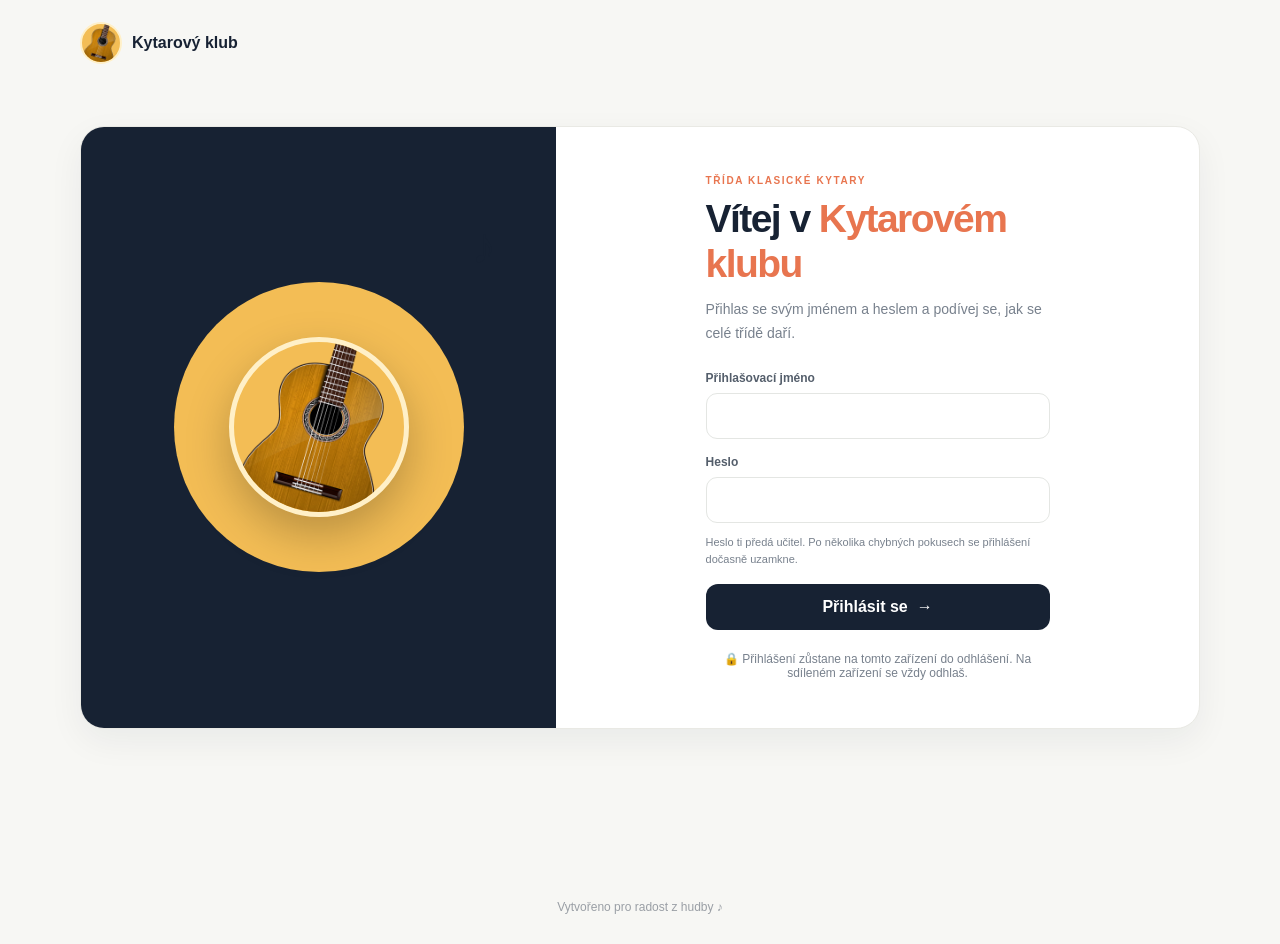
<file: index.html>
<!doctype html>
<html lang="cs">
  <head>
    <meta charset="utf-8">
    <meta name="viewport" content="width=device-width, initial-scale=1">
    <meta name="theme-color" content="#111827">
    <meta name="description" content="Soukromý motivační přehled pro třídu klasické kytary.">
    <meta name="robots" content="noindex, nofollow">
    <meta name="apple-mobile-web-app-capable" content="yes">
    <meta name="apple-mobile-web-app-title" content="Kytarový klub">
    <title>Kytarový klub</title>
    <link rel="manifest" href="manifest.webmanifest">
    <link rel="icon" href="icons/guitar-192.png" type="image/png">
    <link rel="apple-touch-icon" href="icons/guitar-192.png">
    <link rel="stylesheet" href="styles/base.css">
    <link rel="stylesheet" href="styles/layout.css">
    <link rel="stylesheet" href="styles/components.css">
  </head>
  <body>
    <div class="app-shell">
      <header class="topbar">
        <a class="brand" href="#prehled" aria-label="Kytarový klub – přehled">
          <img class="brand-mark" src="icons/guitar-photo.png" alt="">
          <span>Kytarový klub</span>
        </a>
        <button class="install-button" id="install-button" type="button" hidden>Instalovat aplikaci</button>
        <nav class="main-nav" aria-label="Hlavní navigace" id="main-nav" hidden>
          <button class="nav-link is-active" type="button" data-page="prehled">Přehled</button>
          <button class="nav-link" type="button" data-page="body" data-role="teacher" hidden>Zapsat body</button>
          <button class="nav-link" type="button" data-page="zaci" data-role="teacher" hidden>Správa žáků</button>
          <button class="nav-link" type="button" data-page="profil">Můj profil</button>
          <button class="nav-link" type="button" data-page="historie">Historie</button>
        </nav>
        <div class="account-actions" id="account-actions" hidden>
          <span class="offline-label"><span class="status-dot"></span> Soukromá třída</span>
          <button class="logout-button" id="logout-button" type="button">Odhlásit</button>
        </div>
      </header>

      <main>
        <div id="notice" class="notice" role="status" aria-live="polite" hidden></div>
        <section class="login-panel" id="login-panel" aria-labelledby="login-title">
          <div class="login-art" aria-hidden="true">
            <img src="icons/guitar-photo.png" alt="">
            <span>♪</span>
          </div>
          <div class="login-copy">
            <p class="eyebrow">TŘÍDA KLASICKÉ KYTARY</p>
            <h1 id="login-title">Vítej v <span>Kytarovém klubu</span></h1>
            <p class="login-description">Přihlas se svým jménem a heslem a podívej se, jak se celé třídě daří.</p>
            <form id="login-form" class="login-form">
              <label class="field-label" for="login-name">
                Přihlašovací jméno
                <input id="login-name" name="name" type="text" maxlength="80" autocomplete="off" autocapitalize="none" required>
              </label>
              <label class="field-label" for="login-password">
                Heslo
                <input id="login-password" name="password" type="password" minlength="12" maxlength="128" autocomplete="current-password" aria-describedby="password-hint" required>
              </label>
              <p class="login-hint" id="password-hint">Heslo ti předá učitel. Po několika chybných pokusech se přihlášení dočasně uzamkne.</p>
              <button class="button button-primary login-submit" type="submit">Přihlásit se <span aria-hidden="true">→</span></button>
            </form>
            <p class="privacy-note login-privacy"><span aria-hidden="true">🔒</span> Přihlášení zůstane na tomto zařízení do odhlášení. Na sdíleném zařízení se vždy odhlaš.</p>
          </div>
        </section>

        <div id="app-content" hidden>
          <section class="page is-visible" id="page-prehled" aria-labelledby="welcome-title">
            <div class="hero">
              <div class="hero-copy">
                <p class="eyebrow">TŘÍDA KLASICKÉ KYTARY</p>
                <h1 id="welcome-title">Každý bod se počítá. <span>Každý tón taky.</span></h1>
                <p class="hero-description">Pochvala za snahu a společná hudební cesta celé třídy.</p>
                <button class="button button-light" type="button" data-go="body" data-role="teacher" hidden>＋ Zapsat dnešní body</button>
              </div>
              <div class="hero-art" aria-hidden="true">
                <div class="sunburst"></div>
                <div class="hero-note note-one">♪</div>
                <div class="hero-note note-two">♫</div>
                <img src="icons/guitar-photo.png" alt="">
              </div>
            </div>

            <div class="stats-grid" id="overview-stats"></div>
            <section class="section-block">
              <div class="section-heading">
                <div>
                  <p class="eyebrow">NÁŠ TÝM</p>
                  <h2>Žebříček kytaristů</h2>
                </div>
                <button class="text-button" type="button" data-go="zaci" data-role="teacher" hidden>Spravovat žáky <span aria-hidden="true">→</span></button>
              </div>
              <div id="leaderboard" class="leaderboard"></div>
            </section>
          </section>

          <section class="page" id="page-body" aria-labelledby="scores-title" hidden>
            <div class="page-heading">
              <p class="eyebrow">MOTIVACE NA KAŽDÉ HODINĚ</p>
              <h1 id="scores-title">Zapsat body <span class="heading-emoji" aria-hidden="true">✨</span></h1>
              <p>Běžné body může každý žák dostat jednou za týden. Koncerty a jiné výjimečné události zapisuj jako mimořádné body.</p>
            </div>
            <form id="score-form" class="form-card">
              <div class="form-topline">
                <label class="field-label date-field" for="lesson-date">
                  Datum lekce
                  <input id="lesson-date" name="date" type="date" required>
                </label>
                <label class="field-label score-type-field" for="score-type">
                  Typ zápisu
                  <select id="score-type" name="type">
                    <option value="lesson">Běžné body za týdenní hodinu</option>
                    <option value="extra">Mimořádné body</option>
                  </select>
                </label>
                <label class="field-label extra-reason-field" id="extra-reason-field" for="score-reason" hidden>
                  Důvod mimořádných bodů
                  <input id="score-reason" name="reason" type="text" maxlength="120" placeholder="Např. koncert">
                </label>
              </div>
              <p class="form-hint score-form-hint">Běžný zápis je možný jednou za kalendářní týden (pondělí–neděle). Už zapsaní žáci budou označeni.</p>
              <div id="score-students" class="score-students"></div>
              <div class="form-footer">
                <span class="form-hint">Body jsou pochvala za snahu, ne školní známka. 💛</span>
                <button class="button button-primary" type="submit">Uložit body <span aria-hidden="true">→</span></button>
              </div>
            </form>
          </section>

          <section class="page" id="page-zaci" aria-labelledby="students-title" hidden>
            <div class="page-heading">
              <p class="eyebrow">KYTAROVÁ PARTA</p>
              <h1 id="students-title">Správa žáků <span class="heading-emoji" aria-hidden="true">🎸</span></h1>
              <p>Učitel přidává účty a každému žákovi nastaví heslo, které mu bezpečně předá.</p>
            </div>
            <form id="student-form" class="add-student-form">
              <label class="field-label" for="student-name">
                Jméno a přihlašovací jméno
                <input id="student-name" name="name" type="text" maxlength="80" placeholder="Např. Tereza Nová" autocomplete="off" required>
              </label>
              <label class="field-label" for="student-password">
                Heslo (alespoň 12 znaků)
                <input id="student-password" name="password" type="password" minlength="12" maxlength="128" autocomplete="new-password" required>
              </label>
              <label class="field-label lesson-day-field" for="student-lesson-day">
                Den hodiny
                <select id="student-lesson-day" name="lessonDay">
                  <option value="">Zatím nevybrán</option>
                  <option value="monday">Pondělí</option>
                  <option value="tuesday">Úterý</option>
                  <option value="wednesday">Středa</option>
                  <option value="thursday">Čtvrtek</option>
                  <option value="friday">Pátek</option>
                  <option value="saturday">Sobota</option>
                  <option value="sunday">Neděle</option>
                </select>
              </label>
              <button class="button button-primary" type="submit">＋ Přidat žáka</button>
            </form>
            <div id="students-list" class="students-list"></div>
          </section>

          <section class="page" id="page-profil" aria-labelledby="profile-title" hidden>
            <div class="page-heading">
              <p class="eyebrow">VYBER SI SVÉ ZVÍŘÁTKO</p>
              <h1 id="profile-title">Můj profil <span class="heading-emoji" aria-hidden="true">🐾</span></h1>
              <p>Vyber si ikonku, která tě bude doprovázet na tvé hudební cestě.</p>
            </div>
            <div class="profile-card">
              <div class="profile-current">
                <span class="avatar-circle avatar-large" id="profile-avatar" aria-hidden="true">🎸</span>
                <div><p class="eyebrow">TVŮJ PROFIL</p><h2 id="profile-name"></h2></div>
              </div>
              <h2 class="avatar-heading">Vyber si zvířecího parťáka</h2>
              <div id="avatar-picker" class="avatar-picker" role="group" aria-label="Výběr zvířecího avatara"></div>
            </div>
          </section>

          <section class="page" id="page-historie" aria-labelledby="history-title" hidden>
            <div class="page-heading">
              <p class="eyebrow">OHLÉDNI SE ZA CESTOU</p>
              <h1 id="history-title">Historie bodů <span class="heading-emoji" aria-hidden="true">🎶</span></h1>
              <p id="history-description">Zapsané body ze třídních kytarových lekcí.</p>
            </div>
            <div class="history-card">
              <div class="history-toolbar">
                <h2>Poslední zápisy</h2>
                <label class="sr-only" for="history-filter">Filtrovat podle žáka</label>
                <select id="history-filter" data-role="teacher" hidden>
                  <option value="all">Všichni žáci</option>
                </select>
              </div>
              <div id="history-list"></div>
            </div>
          </section>
          <p class="privacy-note"><span aria-hidden="true">🔒</span> Soukromý obsah je dostupný jen po přihlášení.</p>
        </div>
      </main>
      <footer class="footer">Vytvořeno pro radost z hudby <span aria-hidden="true">♪</span></footer>
    </div>
    <script type="module" src="scripts/app.js"></script>
  </body>
</html>
</file>
<file: styles/base.css>
:root {
  font-family: "DM Sans", "Segoe UI", sans-serif;
  color: #172233;
  background: #f7f7f4;
  font-synthesis: none;
  text-rendering: optimizeLegibility;
  --ink: #172233;
  --muted: #78818d;
  --paper: #f7f7f4;
  --white: #fff;
  --yellow: #f3bd55;
  --orange: #e8754f;
  --green: #6f9c82;
  --line: #e9e9e4;
  --shadow: 0 12px 35px rgb(23 34 51 / 6%);
}

* { box-sizing: border-box; }

body {
  min-width: 320px;
  min-height: 100vh;
  margin: 0;
  background: var(--paper);
}

button, input, select { font: inherit; }
button { color: inherit; }
button:focus-visible, a:focus-visible, input:focus-visible, select:focus-visible {
  outline: 3px solid rgb(232 117 79 / 55%);
  outline-offset: 3px;
}

[hidden] { display: none !important; }

h1, h2, p { margin-top: 0; }
h1, h2, h3 { font-family: "Manrope", "Segoe UI", sans-serif; }

.sr-only {
  position: absolute;
  width: 1px;
  height: 1px;
  padding: 0;
  overflow: hidden;
  clip: rect(0, 0, 0, 0);
  white-space: nowrap;
  clip-path: inset(50%);
  border: 0;
}
</file>
<file: styles/layout.css>
.app-shell { width: min(1120px, calc(100% - 48px)); margin: 0 auto; }
.topbar { min-height: 86px; display: flex; align-items: center; gap: 24px; }
.brand { display: inline-flex; align-items: center; gap: 10px; color: var(--ink); text-decoration: none; font-weight: 800; font-family: "Manrope", sans-serif; white-space: nowrap; }
.brand-mark { display: block; width: 42px; height: 42px; border: 2px solid #fff0c8; border-radius: 50%; background: var(--yellow); object-fit: cover; }
.main-nav { display: flex; align-items: center; gap: 8px; }
.account-actions { display: flex; align-items: center; gap: 16px; margin-left: auto; }
.offline-label { display: flex; align-items: center; gap: 8px; color: var(--muted); font-size: 12px; white-space: nowrap; }
.status-dot { width: 7px; height: 7px; border-radius: 50%; background: var(--green); }

main { min-height: calc(100vh - 150px); }
.page { padding: 24px 0 55px; }
.page[hidden] { display: none; }
.login-panel { display: grid; grid-template-columns: .85fr 1.15fr; overflow: hidden; margin: 40px auto 60px; border: 1px solid var(--line); border-radius: 24px; background: var(--white); box-shadow: var(--shadow); }
.login-art { position: relative; display: grid; min-height: 540px; place-items: center; overflow: hidden; background: var(--ink); }
.login-art img { position: relative; z-index: 1; width: 180px; aspect-ratio: 1; border: 5px solid #fff0c8; border-radius: 50%; background: var(--yellow); object-fit: cover; filter: drop-shadow(0 18px 22px rgb(0 0 0 / 23%)); }
.login-art::before { position: absolute; width: 290px; height: 290px; border-radius: 50%; background: var(--yellow); content: ""; }
.login-art > span { position: absolute; z-index: 1; top: 90px; right: 60px; color: var(--ink); font-size: 50px; }
.login-copy { align-self: center; width: min(440px, 100%); padding: 48px; margin: 0 auto; }
.login-copy h1 { margin-bottom: 12px; font-size: clamp(29px, 3.5vw, 39px); line-height: 1.16; letter-spacing: -.04em; }
.login-copy h1 span { color: var(--orange); }
.login-description { margin-bottom: 26px; color: var(--muted); font-size: 14px; line-height: 1.65; }
.login-form { display: grid; gap: 16px; }
.login-hint { margin: -5px 0 0; color: var(--muted); font-size: 11px; line-height: 1.55; }
.login-submit { width: 100%; }
.login-privacy { margin-top: 22px; text-align: left; }
.logout-button { padding: 9px 13px; border: 1px solid var(--line); border-radius: 10px; background: var(--white); cursor: pointer; font-size: 12px; font-weight: 700; }
.hero { position: relative; display: flex; min-height: 340px; align-items: center; overflow: hidden; padding: 50px 60px; border-radius: 26px; color: var(--white); background: var(--ink); }
.hero-copy { position: relative; z-index: 1; width: 62%; }
.hero-art { position: absolute; inset: 0 0 0 auto; display: grid; width: 42%; place-items: center; }
.hero-art img { position: relative; z-index: 1; width: 155px; aspect-ratio: 1; border: 4px solid #fff0c8; border-radius: 50%; background: var(--yellow); object-fit: cover; filter: drop-shadow(0 18px 22px rgb(0 0 0 / 24%)); }
.sunburst { position: absolute; right: 68px; width: 280px; height: 280px; border-radius: 50%; background: var(--yellow); }
.hero-note { position: absolute; z-index: 2; color: var(--ink); font-size: 40px; }
.note-one { top: 60px; right: 115px; transform: rotate(14deg); }
.note-two { right: 50px; bottom: 60px; transform: rotate(-12deg); }
.stats-grid { display: grid; grid-template-columns: repeat(3, 1fr); gap: 16px; margin: 22px 0 48px; }
.section-block { margin-top: 10px; }
.section-heading { display: flex; align-items: end; justify-content: space-between; gap: 20px; margin-bottom: 20px; }
.section-heading h2, .history-toolbar h2 { margin: 0; font-size: 23px; }
.page-heading { margin: 24px 0 30px; }
.page-heading > p:last-child { margin-bottom: 0; color: var(--muted); }
.form-card, .history-card { padding: 26px; border: 1px solid var(--line); border-radius: 20px; background: var(--white); box-shadow: var(--shadow); }
.add-student-form { display: flex; align-items: end; gap: 14px; max-width: 980px; padding: 24px; border: 1px solid var(--line); border-radius: 18px; background: var(--white); }
.add-student-form .field-label { flex: 1; }
.students-list { display: grid; grid-template-columns: repeat(2, 1fr); gap: 14px; margin-top: 22px; }
.lesson-day-field { max-width: 190px; }
.profile-card { padding: 28px; border: 1px solid var(--line); border-radius: 20px; background: var(--white); box-shadow: var(--shadow); }
.profile-current { display: flex; align-items: center; gap: 16px; padding-bottom: 22px; border-bottom: 1px solid var(--line); }
.profile-current h2 { margin: 0; font-size: 20px; }
.avatar-heading { margin: 23px 0 16px; font-size: 15px; }
.avatar-picker { display: grid; grid-template-columns: repeat(8, minmax(0, 1fr)); gap: 12px; }
.history-toolbar { display: flex; align-items: center; justify-content: space-between; gap: 16px; margin-bottom: 18px; }
.footer { padding: 24px 0 30px; color: #9a9fa5; text-align: center; font-size: 12px; }

@media (max-width: 760px) {
  .app-shell { width: min(100% - 32px, 600px); }
  .topbar { min-height: 72px; flex-wrap: wrap; gap: 12px; padding: 14px 0 8px; }
  .main-nav { order: 3; width: 100%; justify-content: space-between; gap: 2px; }
  .account-actions { gap: 10px; margin-left: auto; }
  .offline-label { font-size: 0; }
  .offline-label .status-dot { width: 9px; height: 9px; }
  .login-panel { grid-template-columns: 1fr; margin: 24px auto 40px; }
  .login-art { min-height: 180px; }
  .login-art::before { width: 145px; height: 145px; }
  .login-art img { width: 88px; }
  .login-art > span { top: 23px; right: calc(50% - 85px); font-size: 35px; }
  .login-copy { width: 100%; padding: 30px 26px; }
  .hero { min-height: 380px; align-items: start; padding: 35px 28px; }
  .hero-copy { width: 100%; }
  .hero-art { inset: auto 0 0 auto; width: 44%; height: 180px; }
  .hero-art img { width: 110px; }
  .sunburst { right: 24px; width: 175px; height: 175px; }
  .note-one { top: 0; right: 82px; font-size: 30px; }
  .note-two { right: 24px; bottom: 34px; font-size: 30px; }
  .stats-grid { gap: 10px; margin: 16px 0 38px; }
  .section-heading h2, .history-toolbar h2 { font-size: 20px; }
  .students-list { grid-template-columns: 1fr; }
  .avatar-picker { grid-template-columns: repeat(6, minmax(0, 1fr)); gap: 9px; }
  .profile-card { padding: 20px; }
}

@media (max-width: 480px) {
  .hero { min-height: 420px; padding: 30px 22px; }
  .hero-copy { width: 100%; }
  .hero-art { width: 48%; height: 165px; }
  .login-art { min-height: 145px; }
  .login-copy { padding: 24px 20px; }
  .stats-grid { grid-template-columns: 1fr; }
  .section-heading { align-items: start; }
  .text-button { max-width: 120px; text-align: right; }
  .form-card, .history-card { padding: 19px 16px; }
  .add-student-form { align-items: stretch; flex-direction: column; padding: 18px; }
  .history-toolbar { align-items: start; flex-direction: column; }
  .avatar-picker { grid-template-columns: repeat(5, minmax(0, 1fr)); }
}
</file>
<file: styles/components.css>
.nav-link { padding: 10px 12px; border: 0; border-radius: 10px; color: var(--muted); background: transparent; cursor: pointer; font-size: 13px; font-weight: 600; transition: background .2s, color .2s; }
.nav-link:hover, .nav-link.is-active { color: var(--ink); background: #edede8; }
.eyebrow { margin-bottom: 10px; color: var(--orange); font-size: 10px; font-weight: 800; letter-spacing: .16em; }
.hero .eyebrow { color: var(--yellow); }
.hero h1 { max-width: 570px; margin-bottom: 14px; font-size: clamp(32px, 4vw, 48px); line-height: 1.12; letter-spacing: -.04em; }
.hero h1 span { color: var(--yellow); }
.hero-description { max-width: 430px; margin-bottom: 26px; color: #c1c8d0; line-height: 1.65; }
.button { display: inline-flex; min-height: 46px; align-items: center; justify-content: center; gap: 9px; padding: 0 19px; border: 0; border-radius: 12px; cursor: pointer; font-weight: 700; transition: transform .18s, filter .18s; }
.button:hover { transform: translateY(-1px); filter: brightness(.97); }
.button-primary { color: var(--white); background: var(--ink); }
.button-light { color: var(--ink); background: var(--yellow); }
.text-button { padding: 8px 0; border: 0; color: var(--orange); background: transparent; cursor: pointer; font-size: 13px; font-weight: 700; }
.install-button { flex-shrink: 0; padding: 9px 13px; border: 1px solid var(--line); border-radius: 10px; color: var(--ink); background: var(--white); cursor: pointer; font-size: 12px; font-weight: 700; }
.install-button:hover { border-color: #d3d5d0; background: #f4f4f1; }
.text-button span { padding-left: 4px; }
.logout-button:hover { border-color: #d3d5d0; background: #f4f4f1; }

.stat-card { min-height: 110px; padding: 20px 22px; border: 1px solid var(--line); border-radius: 17px; background: var(--white); }
.stat-label { margin-bottom: 9px; color: var(--muted); font-size: 12px; }
.stat-value { display: flex; align-items: center; gap: 9px; margin: 0; font-family: "Manrope", sans-serif; font-size: 27px; font-weight: 800; }
.stat-icon { font-size: 19px; }
.leaderboard { overflow: hidden; border: 1px solid var(--line); border-radius: 18px; background: var(--white); }
.leader-item { border-bottom: 1px solid #f0f0ec; }
.leader-item:last-child { border-bottom: 0; }
.leader-row { display: grid; width: 100%; grid-template-columns: 36px 46px minmax(0, 1fr) auto; align-items: center; gap: 13px; padding: 16px 20px; border: 0; color: inherit; background: transparent; text-align: left; font: inherit; }
button.leader-row { cursor: pointer; }
button.leader-row:hover { background: #fafaf7; }
button.leader-row:focus-visible { outline: 2px solid var(--orange); outline-offset: -3px; }
.leader-row > span:nth-child(3) { min-width: 0; }
.rank-badge { display: grid; width: 36px; height: 36px; place-items: center; border-radius: 12px; color: #66717e; background: #f2f3f1; font-weight: 800; }
.rank-badge.rank-1 { color: #79551a; background: #fff0c9; }
.rank-badge.rank-2 { color: #63717d; background: #e9eef1; }
.rank-badge.rank-3 { color: #895b48; background: #f6e8df; }
.leader-name { display: block; overflow: hidden; margin: 0; font-weight: 700; text-overflow: ellipsis; white-space: nowrap; }
.leader-level { display: block; margin: 4px 0 0; color: var(--muted); font-size: 11px; }
.leader-points { color: var(--ink); font-weight: 800; white-space: nowrap; }
.empty-state { padding: 35px 20px; color: var(--muted); text-align: center; line-height: 1.65; }
.empty-state strong { display: block; margin-bottom: 5px; color: var(--ink); }
.privacy-note { margin: 22px 0 0; color: var(--muted); text-align: center; font-size: 12px; }

.page-heading h1 { margin-bottom: 8px; font-size: clamp(30px, 4vw, 40px); letter-spacing: -.035em; }
.heading-emoji { font-size: .75em; }
.page-heading > p:last-child { font-size: 14px; line-height: 1.6; }
.field-label { display: flex; flex-direction: column; gap: 8px; color: #545e6b; font-size: 12px; font-weight: 700; }
.field-label input, .field-label select, .history-toolbar select { min-height: 46px; padding: 0 13px; border: 1px solid #e4e6e3; border-radius: 11px; color: var(--ink); background: var(--white); }
.field-label input::placeholder { color: #a4a9ae; }
.form-topline { display: flex; align-items: end; justify-content: space-between; gap: 16px; padding-bottom: 20px; border-bottom: 1px solid var(--line); }
.date-field { width: 190px; }
.form-hint { margin: 0; color: var(--muted); font-size: 12px; }
.score-students { display: grid; grid-template-columns: repeat(2, 1fr); gap: 12px; padding: 20px 0; }
.score-student { display: flex; align-items: center; justify-content: space-between; gap: 12px; min-width: 0; padding: 13px 15px; border: 1px solid #edeee9; border-radius: 13px; }
.score-student-name { overflow: hidden; font-size: 13px; font-weight: 700; text-overflow: ellipsis; white-space: nowrap; }
.score-student-details { display: grid; min-width: 0; flex: 1; gap: 4px; }
.score-student-day, .score-student-status { color: var(--muted); font-size: 11px; }
.score-student-status { color: #a05b4f; }
.score-input-wrap { display: flex; align-items: center; gap: 7px; color: var(--muted); font-size: 11px; }
.score-input { width: 62px; height: 38px; padding: 0 8px; border: 1px solid #e4e6e3; border-radius: 9px; text-align: center; font-weight: 700; }
.score-input:disabled { color: #8d4034; background: #fff5f2; }
.score-form-hint { padding-top: 12px; }
.extra-reason-field { flex: 1; }
.extra-reason-field[hidden] { display: none; }
.form-footer { display: flex; align-items: center; justify-content: space-between; gap: 16px; padding-top: 18px; border-top: 1px solid var(--line); }
.add-student-form .button { flex-shrink: 0; }
.student-card { display: grid; gap: 14px; min-width: 0; padding: 17px; border: 1px solid var(--line); border-radius: 16px; background: var(--white); }
.student-card-heading { display: flex; width: 100%; min-width: 0; align-items: center; gap: 12px; padding: 0; border: 0; color: inherit; background: transparent; text-align: left; cursor: pointer; }
.student-card-heading:focus-visible { outline: 2px solid var(--orange); outline-offset: 4px; border-radius: 4px; }
.student-history-hint { color: var(--orange) !important; }
.student-history { padding: 12px; border-radius: 11px; background: #f8f8f5; font-size: 12px; }
.student-history[hidden] { display: none; }
.student-history-row { display: grid; grid-template-columns: minmax(0, 1fr) auto; align-items: center; gap: 12px; padding-top: 10px; }
.student-history-row time { color: var(--muted); font-size: 11px; }
.student-history-row .points-pill { padding: 5px 8px; }
.student-history-empty { margin: 10px 0 0; color: var(--muted); }
.overview-student-history { margin: 0 20px 16px 115px; }
.student-card-actions { display: flex; flex-wrap: wrap; align-items: center; gap: 8px; }
.student-avatar-control { display: flex; align-items: center; gap: 6px; }
.student-avatar-control select { min-height: 34px; max-width: 150px; padding: 0 7px; border: 1px solid var(--line); border-radius: 8px; color: var(--ink); background: var(--white); font-size: 11px; }
.avatar-circle { display: grid; width: 48px; height: 48px; flex: 0 0 auto; place-items: center; border: 2px solid #fff; border-radius: 50%; background: #fff0c9; box-shadow: 0 0 0 1px #e7e7e1; font-size: 25px; }
.avatar-large { width: 70px; height: 70px; font-size: 38px; }
.avatar-picker-button { display: grid; aspect-ratio: 1; min-width: 0; place-items: center; padding: 3px; border: 2px solid transparent; border-radius: 50%; background: transparent; cursor: pointer; transition: transform .16s, border-color .16s, background .16s; }
.avatar-picker-button:hover { transform: translateY(-2px); background: #f5f5f1; }
.avatar-picker-button[aria-pressed="true"] { border-color: var(--orange); background: #fff4ed; }
.avatar-picker-button .avatar-circle { width: 100%; height: 100%; border: 0; box-shadow: none; }
.avatar-picker-button:nth-child(8n + 1) .avatar-circle { background: #fff0c9; }
.avatar-picker-button:nth-child(8n + 2) .avatar-circle { background: #e8f3e7; }
.avatar-picker-button:nth-child(8n + 3) .avatar-circle { background: #f8e6e1; }
.avatar-picker-button:nth-child(8n + 4) .avatar-circle { background: #e7eef9; }
.avatar-picker-button:nth-child(8n + 5) .avatar-circle { background: #f3e8fa; }
.avatar-picker-button:nth-child(8n + 6) .avatar-circle { background: #f7ebdc; }
.avatar-picker-button:nth-child(8n + 7) .avatar-circle { background: #e3f2f1; }
.avatar-picker-button:nth-child(8n) .avatar-circle { background: #f0eddf; }
.avatar-picker-button:disabled { cursor: wait; opacity: .65; }
.student-avatar { display: grid; width: 44px; height: 44px; flex: 0 0 auto; place-items: center; border: 2px solid #fff; border-radius: 50%; background: #fff0c9; box-shadow: 0 0 0 1px #e7e7e1; font-size: 24px; }
.student-info { min-width: 0; flex: 1; }
.student-info strong { display: block; overflow: hidden; text-overflow: ellipsis; white-space: nowrap; }
.student-info span { display: block; margin-top: 5px; color: var(--muted); font-size: 11px; }
.student-day-control { display: flex; align-items: center; gap: 6px; }
.student-day-control select { min-height: 34px; max-width: 125px; padding: 0 7px; border: 1px solid var(--line); border-radius: 8px; color: var(--ink); background: var(--white); font-size: 11px; }
.student-day-control .student-action { padding: 7px; }
.student-day-control button:disabled { cursor: default; opacity: .5; }
.remove-student { padding: 7px 9px; border: 0; border-radius: 8px; color: #a05b4f; background: #fbf0ed; cursor: pointer; font-size: 11px; font-weight: 700; }
.student-action { padding: 7px 9px; border: 1px solid var(--line); border-radius: 8px; color: #4c5967; background: var(--white); cursor: pointer; font-size: 11px; font-weight: 700; }
.history-toolbar select { min-width: 175px; }
.history-toolbar select[hidden] { display: none; }
.history-row { display: grid; grid-template-columns: minmax(0, 1fr) 120px 85px; align-items: center; gap: 12px; padding: 15px 3px; border-bottom: 1px solid #f0f0ec; }
.history-row:last-child { border-bottom: 0; }
.history-person { font-size: 13px; font-weight: 700; }
.history-extra { display: block; margin-top: 4px; color: var(--orange); font-size: 10px; font-weight: 600; }
.history-date { color: var(--muted); font-size: 11px; }
.points-pill { justify-self: end; padding: 7px 10px; border-radius: 9px; color: #79551a; background: #fff4d8; font-size: 12px; font-weight: 800; white-space: nowrap; }
.notice { position: fixed; z-index: 5; top: 18px; left: 50%; max-width: calc(100% - 32px); padding: 13px 18px; transform: translateX(-50%); border: 1px solid #cfe2d4; border-radius: 12px; color: #315d40; background: #f2fbf4; box-shadow: var(--shadow); font-size: 13px; }
.notice.is-error { border-color: #efc9c1; color: #8d4034; background: #fff5f2; }

@media (max-width: 760px) {
  .nav-link { padding: 9px 7px; font-size: 11px; }
  .form-topline, .form-footer { align-items: stretch; flex-direction: column; }
  .date-field { width: 100%; }
  .score-students { grid-template-columns: 1fr; }
  .leader-row { grid-template-columns: 34px 42px minmax(0, 1fr) auto; gap: 8px; }
  .overview-student-history { margin-right: 12px; margin-left: 89px; }
  .form-footer .button { align-self: stretch; }
}
@media (max-width: 480px) {
  .leader-row { padding: 14px 12px; gap: 9px; }
  .leader-points { font-size: 12px; }
  .history-row { grid-template-columns: minmax(0, 1fr) auto; gap: 6px 12px; }
  .history-date { grid-column: 1; }
  .points-pill { grid-column: 2; grid-row: 1 / span 2; }
}
</file>
